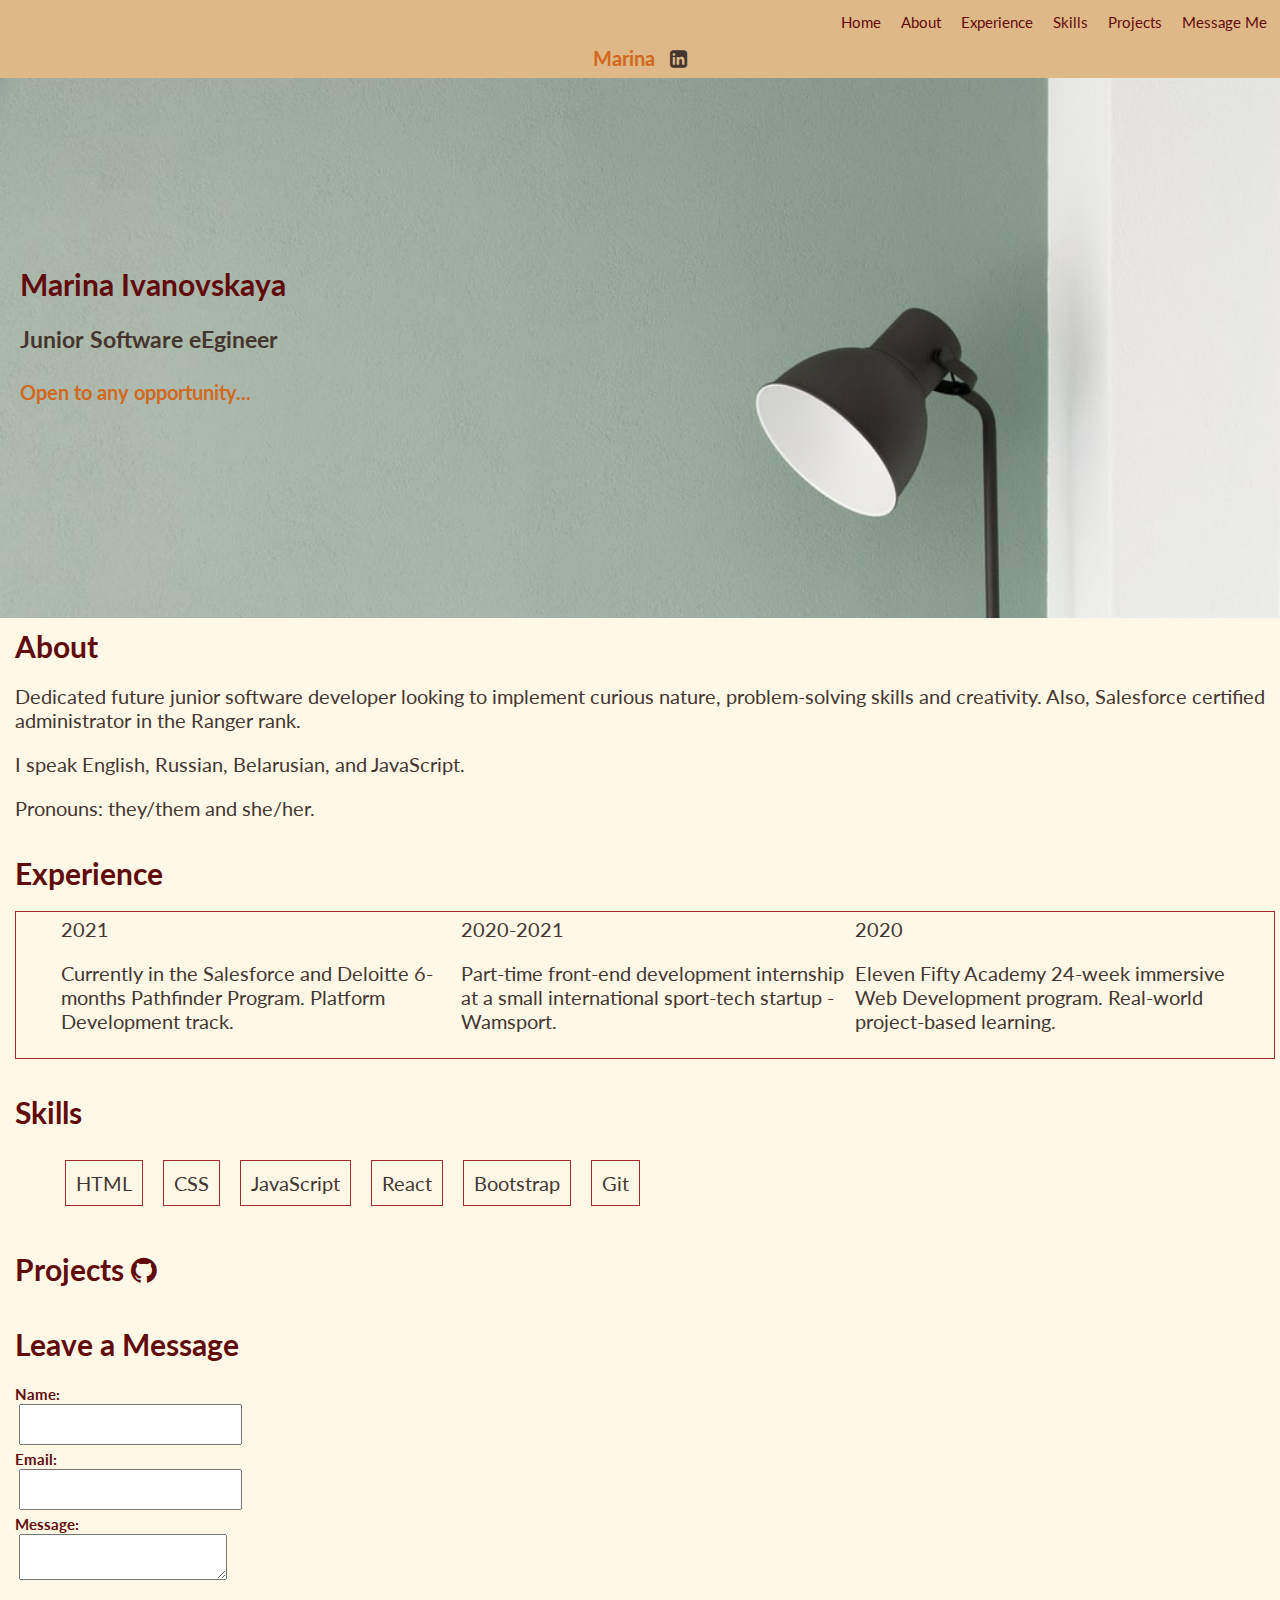
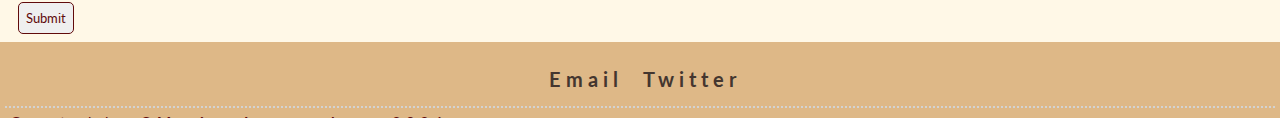
<file: index.html>
<!doctype>
<html>

<head>
    <!-- I had an issue with GitHub finging the /project/index.html file. To that end I used this: https://stackoverflow.com/a/25327759/8210460 -->
    <!-- Also, I need /project/index.html to be in the same directory as the web component navigation. -->
    <meta http-equiv="refresh" content="0; url=./project/index.html">
</head>

<body>

</body>

</html>
</file>
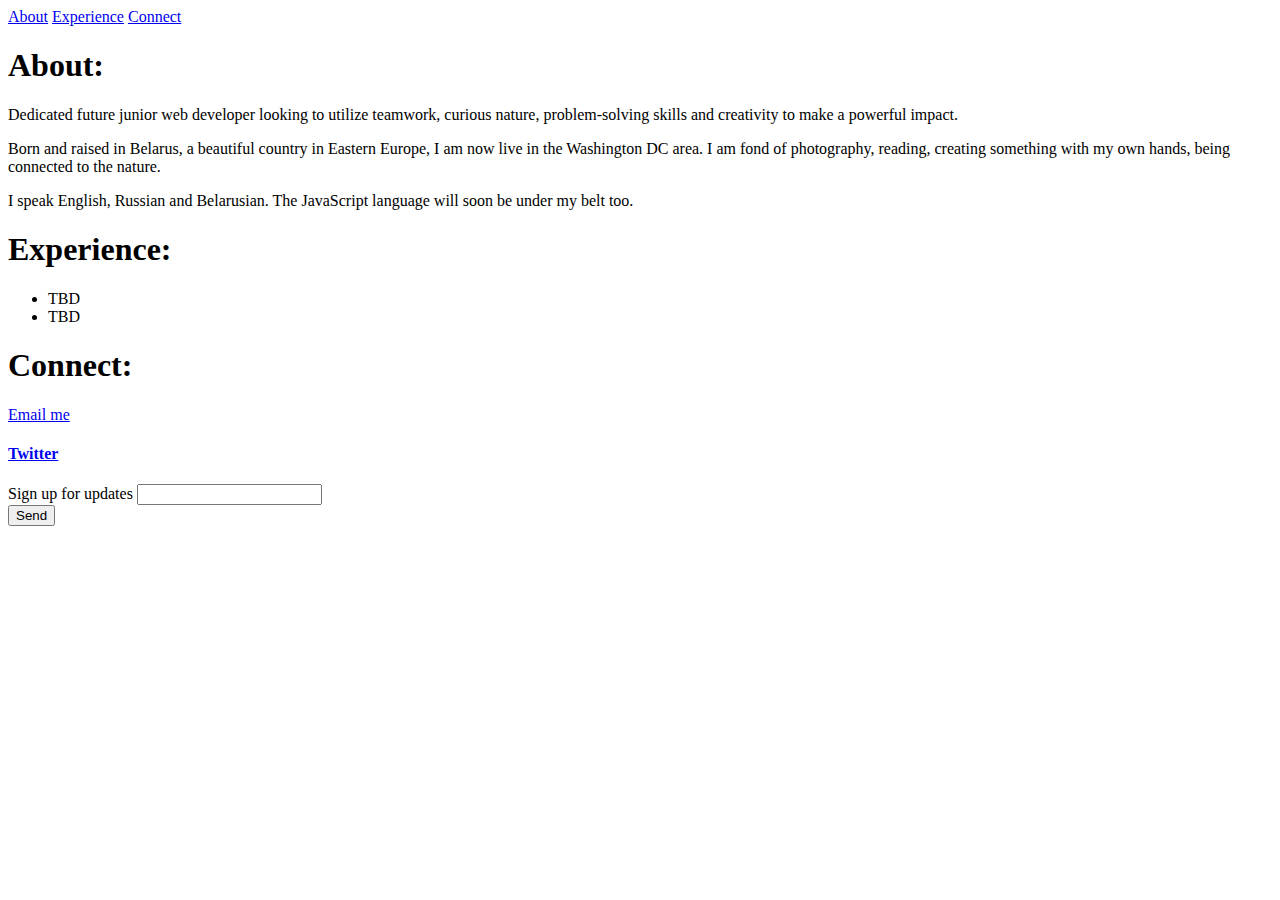
<file: instructions/index.html>
<!DOCTYPE html>

<html>
<head>
    <title>
        Marina's Portfolio
    </title>
    <meta>
</head>

<body>
    <div>
        <header>
            <nav>
               
                    <a href="#about">About</a>
                    <a href="#experience">Experience</a>
                    <a href="#connect">Connect</a>
                 
            </nav>
        </header>

        <section>
            <h1 id="about">About:</h1>
                <p>Dedicated future junior web developer looking to utilize teamwork, curious nature, problem-solving skills and creativity to make a powerful impact.</p>

                <p>Born and raised in Belarus, a beautiful country in Eastern Europe, I am now live in the Washington DC area. I am fond of photography, reading, creating something with my own hands, being connected to the nature. </p>

                <p>I speak English, Russian and Belarusian. The JavaScript language will soon be under my belt too.</p> 
        </section>
            

        <section>
            <h1 id="experience">Experience:</h1>
            <ul>
                <li>TBD</li>
                <li>TBD</li>
            </ul>
        </section>


        <section>
            <h1 id="connect">Connect:</h1>
        
                
                <a href="mailto:verasen.create@gmail.com">Email me</a>

                <h4><a href="https://twitter.com/VerasenCreate" target="_blank">Twitter</a></h4>
                  
            
        </section>

        <footer>
            <form action=”index.html” method=”post”>
                
                <label for="signup">Sign up for updates</label>
                  <input type=”email” id=”email” name=”email” required><br>
                              
                  <button class="button" type="submit">Send</button>
              
              </form>
        </footer>
    </div>
</body>
</html>
</file>
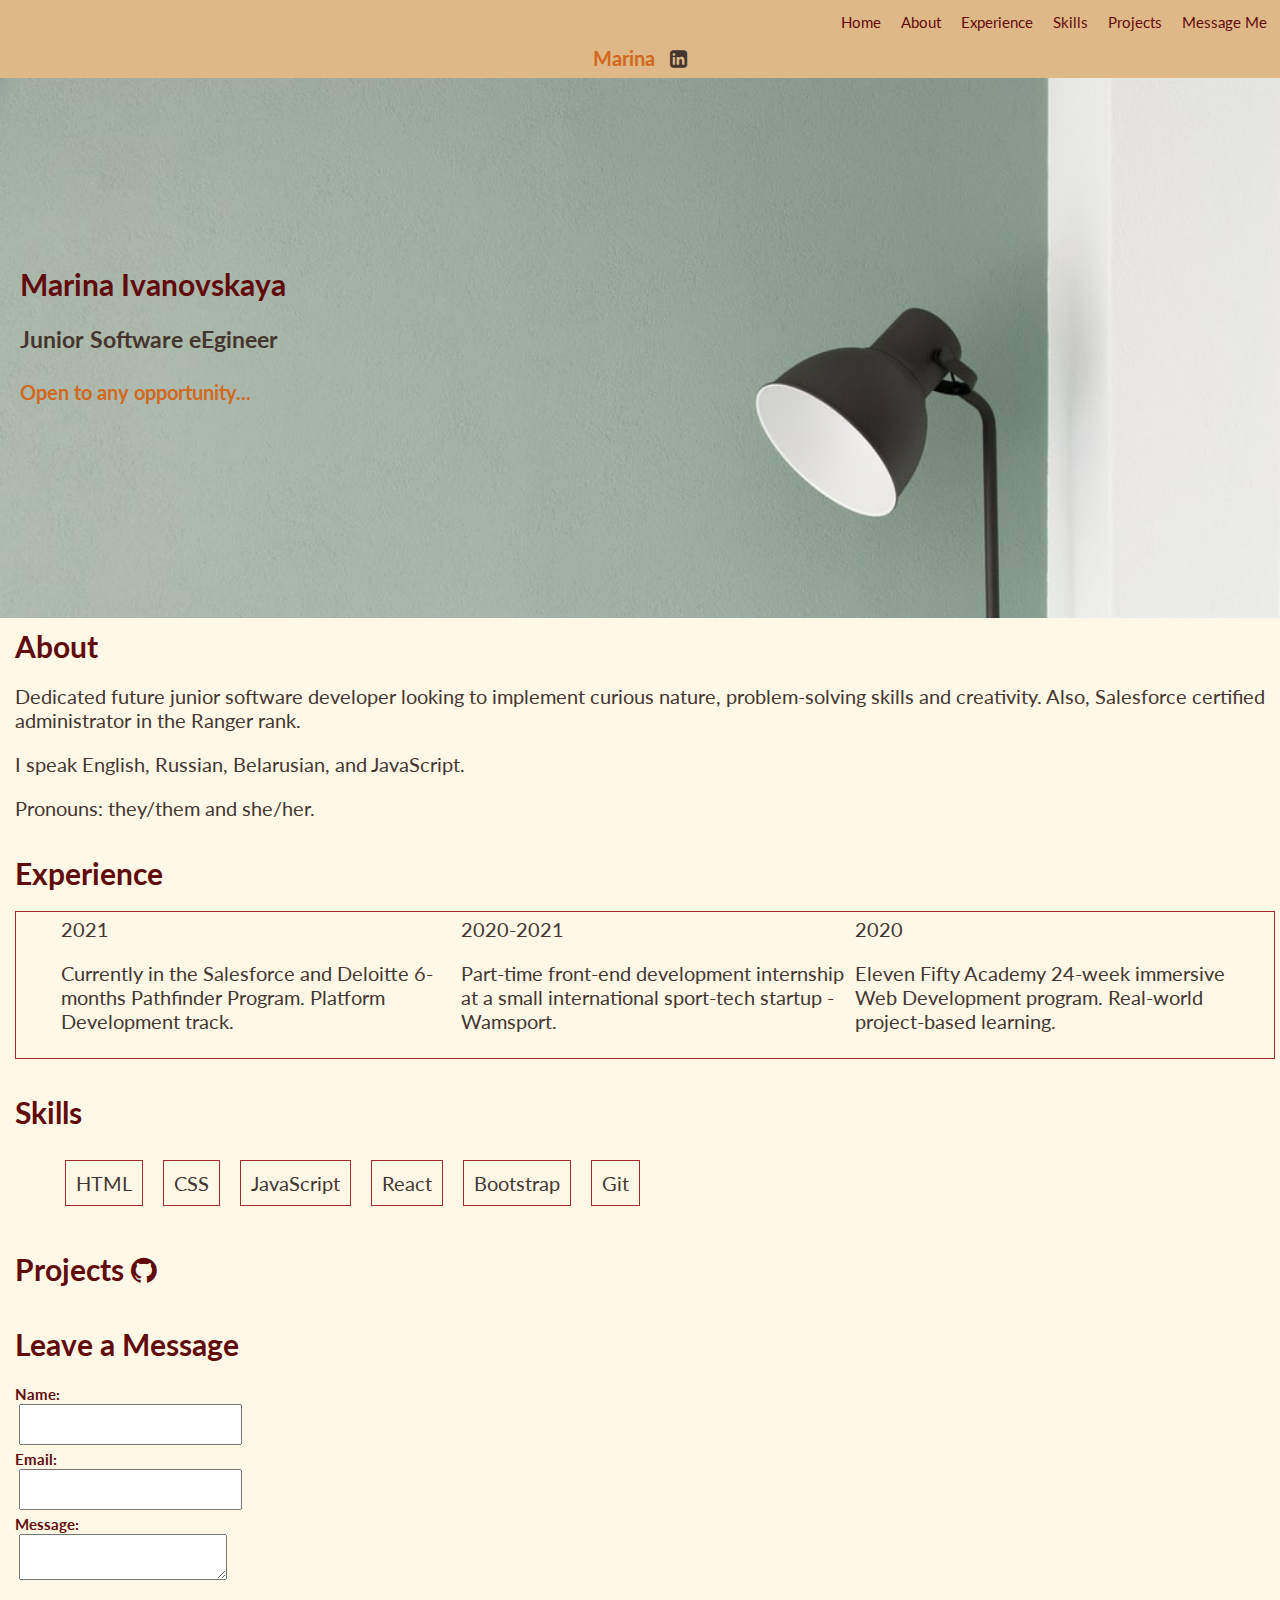
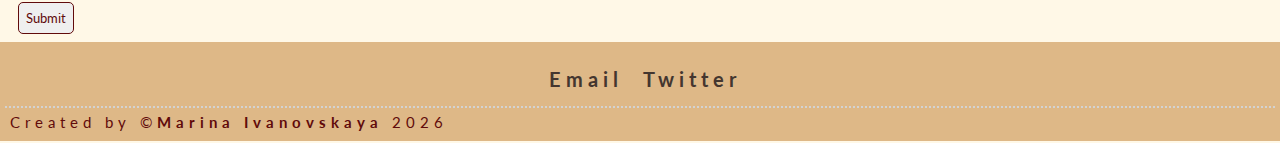
<file: project/index.html>
<!DOCTYPE html>

<html>
  <head>
    <title>Marina's Portfolio</title>
    <meta charset="UTF-8" />
    <meta name="viewport" content="width=device-width, initial-scale=1" />
    <link rel="stylesheet" href="css/index.css" />
    <!--Font Awewsome  -->
    <link rel="stylesheet" href="https://cdnjs.cloudflare.com/ajax/libs/font-awesome/4.7.0/css/font-awesome.min.css">

    <!--Google  font - Lato Thin 100 italic -->
    <link rel="preconnect" href="https://fonts.googleapis.com" />
    <link rel="preconnect" href="https://fonts.gstatic.com" crossorigin />
    <link
      href="https://fonts.googleapis.com/css2?family=Lato:ital,wght@0,300;1,100&display=swap"
      rel="stylesheet"
    />
  </head>

  <body>
    <header>
      <nav>
        <a href="#home">Home</a>
        <a href="#about">About</a>
        <a href="#experience">Experience</a>
        <a href="#skill">Skills</a>
        <a href="#project">Projects</a>
        <a href="#message">Message Me</a>
      </nav>

      <h4>Marina &ensp;<a href="https://www.linkedin.com/in/marina-i-12079515/" target="_blank"><i class="fa fa-linkedin-square"></i></a></h4>
    </header>

   
    <main>

        <section class="pic" id="hero">
        <a class="anchor" id="home"></a>
  
          <div>
            <h2>Marina Ivanovskaya</h2>
            <h3>Junior Software eEgineer</h3>
            <h4>Open to any opportunity...</h4>
          </div>
        </section>

     
      <section>
    <a class="anchor" id="about"></a>
        <h2>About</h2>

        <div class="aboutContainer">
          <p>
            Dedicated future junior software developer looking to implement curious nature, problem-solving skills and creativity.
            Also, Salesforce certified administrator in the Ranger rank.
          </p>

          <p>I speak English, Russian, Belarusian, and JavaScript.</p>

          <p>Pronouns: they/them and she/her.</p>

        </div>
      </section>

      
      <section >
        <a class="anchor" id="experience"></a>
        <h2>Experience</h2>
        <ul class="container">
          <li>
            2021</br>
            <p>Currently in the Salesforce and Deloitte 6-months Pathfinder Program. Platform Development track.</p>
          </li>
          <li>
            2020-2021</br>
            <p>Part-time front-end development internship at a small international sport-tech startup  -   <a href="https://demo.wamsport.pro/" target="_blank">Wamsport</a>.</p>
          </li>
          <li>
            2020</br>
            <p>Eleven Fifty Academy 24-week immersive Web Development program. Real-world project-based learning.</p>
          </li>
        </ul>
      </section>

      <section id="skills">
        <a class="anchor" id="skill"></a>
        <h2>Skills</h2>
        <ul id="containerSkills"></ul>
      </section>

      <section id="projects">
        <a class="anchor" id="project"></a>
        <h2>Projects <i class="fa fa-github"></i></h2>
        <ul class="projectStyle"></ul>
      </section>

      <div class="messageSection" id="message">
        <!-- <a class="anchor" id="message"></a> -->
        <section id="leaveMessage">
          <h2>Leave a Message</h2>
          <form name="leave_message">
            <label for="name">Name: </label><br />
            <input type="text" name="name" required="true" /><br />

            <label for="email">Email: </label><br />
            <input type="email" name="email" required="true" /><br />

            <label for="message">Message: </label><br />
            <textarea name="message" required="true"></textarea><br />
            <button type="submit">Submit</button>
          </form>
        </section>

        <section id="messages" hidden>
          <h2>Messages</h2>
          <ul></ul>
        </section>
      </div>
    </main>
    <footer>
      <section id="social">
        <!-- <form action=”index.html” method=”post” id="signup">
                    
                    <label for="signup">Sign up for updates:</label> <br>
                    <input type=”email” id=”email” name=”email” required><br>
                                
                    <button class="button" type="submit">Send</button>
                
                </form> -->
                <a href="mailto:verasen.create@gmail.com">Email</a>
                <a href="https://twitter.com/VerasenCreate" target="_blank">Twitter</a>
            
      </section>
    </footer>

    <script src="js/index.js"></script>
  </body>
</html>
</file>
<file: project/css/index.css>
/*  */

body {
   padding: 0px;
   margin: 0px;
}


html {
    background-color: #FFF8E7;
    font-family: 'Lato', sans-serif;
    font-size: 20px;
    color: #44362F;
    padding: 0px;
    margin: 0px;
}


header {
    background-color: burlywood;
    color: brown;
    padding: 3px;
    position: sticky;
    top: 0px;
    z-index: 1;
}

nav {
    display: flex;
    flex-wrap: wrap;
    justify-content: flex-end;
}

header h4 {
    display: flex;
    justify-content: center;
    padding: 5px;
    size: 0.75rem;
    margin: 0px;
}

h2 {
    color:#610b0b;
    size: 0.75rem;
    font-weight: bold;
    margin: 0px;
}

h4 {
    color:chocolate;
}

nav a {
    padding: 5px;
    margin: 5px;
    color: #610b0b;
    font-size: 15px;
}

a.anchor {
    display: block;
    position: relative;
    top: -113px;
    visibility: hidden;
}

.pic {
    background-image: url("../assets/photo-1494438639946-1ebd1d20bf85.jpeg");
    background-size: cover;
    min-height: 500px;
    padding: 0;
    margin: 0;
}

#hero {
    display: flex;
     flex-direction: column;
     justify-content: center;
     padding: 1rem;
}

section {
    margin-top: 0.25rem;
    margin-left: 0.5rem; 
    padding: 0.25rem;
}

section li {
    list-style: none;
    padding: 5px;
 }

 .container {
     display: flex;
     flex-direction: row;
     border: 0.5px brown solid;
 }

 #containerSkills {
    display: flex;
    flex-wrap: wrap;
    justify-content: left;
}

.itemSkills {
    border: 1px brown solid;
    padding: 10px;
    margin: 10px;
}

.projectStyle {
   display: inline-block;
   column-count: 2;
   margin: 5px;
   padding: 5px; 
}

.projectUl {
    padding: 5px;
    color: chocolate;
}

 a {
    color: #44362F;
    text-decoration: none;
  }
 
  a:hover {
    text-decoration: underline;
  }

button {
    padding: 0.5em;
    margin: 0.25em;
    font-family: 'Lato', sans-serif;
    color: #610b0b;
    border-radius: 5px;
    border:1px solid #610b0b;
    max-height: 40px;
}

 #messages ul {
    list-style: decimal;
 }

 form label {
    font-family: 'Lato', sans-serif;
    color: #610b0b;
    font-size: 15px;
    font-weight: bold;
 }

 form input {
    padding: 0.5rem;
    font-size: 0.75rem;
    margin-left: 0.25em;
 }

 form textarea {
    padding: 5px;
    font-size: 0.75rem;
    margin-bottom: 1em;
    margin-left: 0.25em;
 }

/* Grid container */
 .messageSection {
   display: grid;
   grid-template-columns: 30% 50%;
 }
 
 .newMessage {
     background-color: white;
     padding: 10px;
     display: grid;
     grid-template-columns: minmax(100px, 1fr) 1fr minmax(100px, 4fr) repeat(2, minmax(60px, 70px));
     grid-gap: 5px;
 }
  
 
/*  */

 form {
   margin-top: 18px;
 }


 .remove {
    border:2px solid red;
 }

footer {
    background-color: burlywood;
    letter-spacing: 0.25rem;
    padding: 5px;
}

#social {
    display: flex;
    justify-content: center;
}

footer p {
    padding: 0.25rem;
    color: #610b0b;
    border-top: dotted lightgrey 2px;
    font-size: 15px;
    margin: 0;
}

footer a {
    padding: 5px;
    margin: 5px;
    color: #44362F;
    font-weight: bolder;
}


@media print {
    section {
        min-height: auto;
        margin: 0;
    }
    header {
        position: relative;
    }
}

 @media screen and (min-width: 150px) and (max-width: 530px) {
  .container {
    flex-direction: column;
  }

} 

@media screen and (min-width: 150px) and (max-width: 690px) {
    .projectStyle {
        display: list-item;
        column-count: 1;
        list-style: none; 
    }
}
@media screen and (min-width: 150px) and (max-width: 1055px) {
    .messageSection {
        display: flex;
        flex-direction: column;      
      }
    .newMessage {
        display: list-item;
        list-style: none; 
        justify-content: center;
    }
}
</file>
